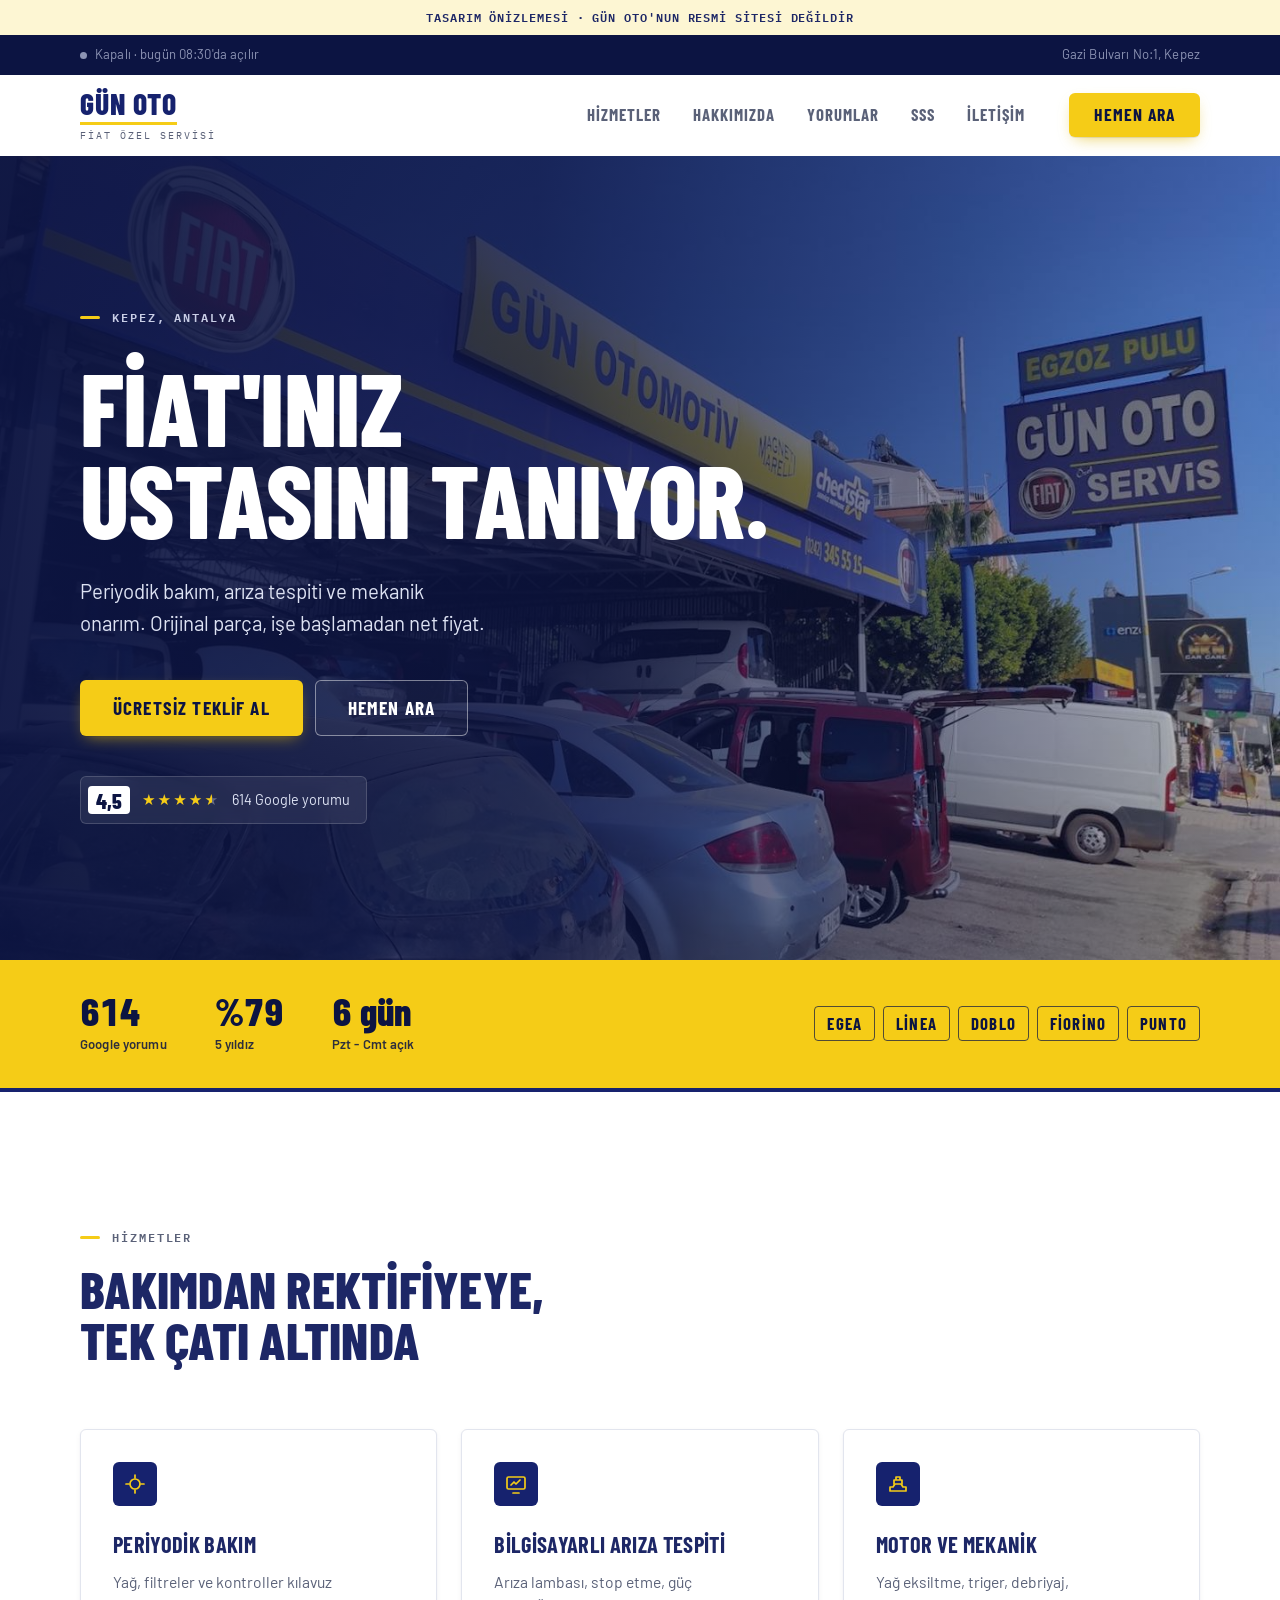
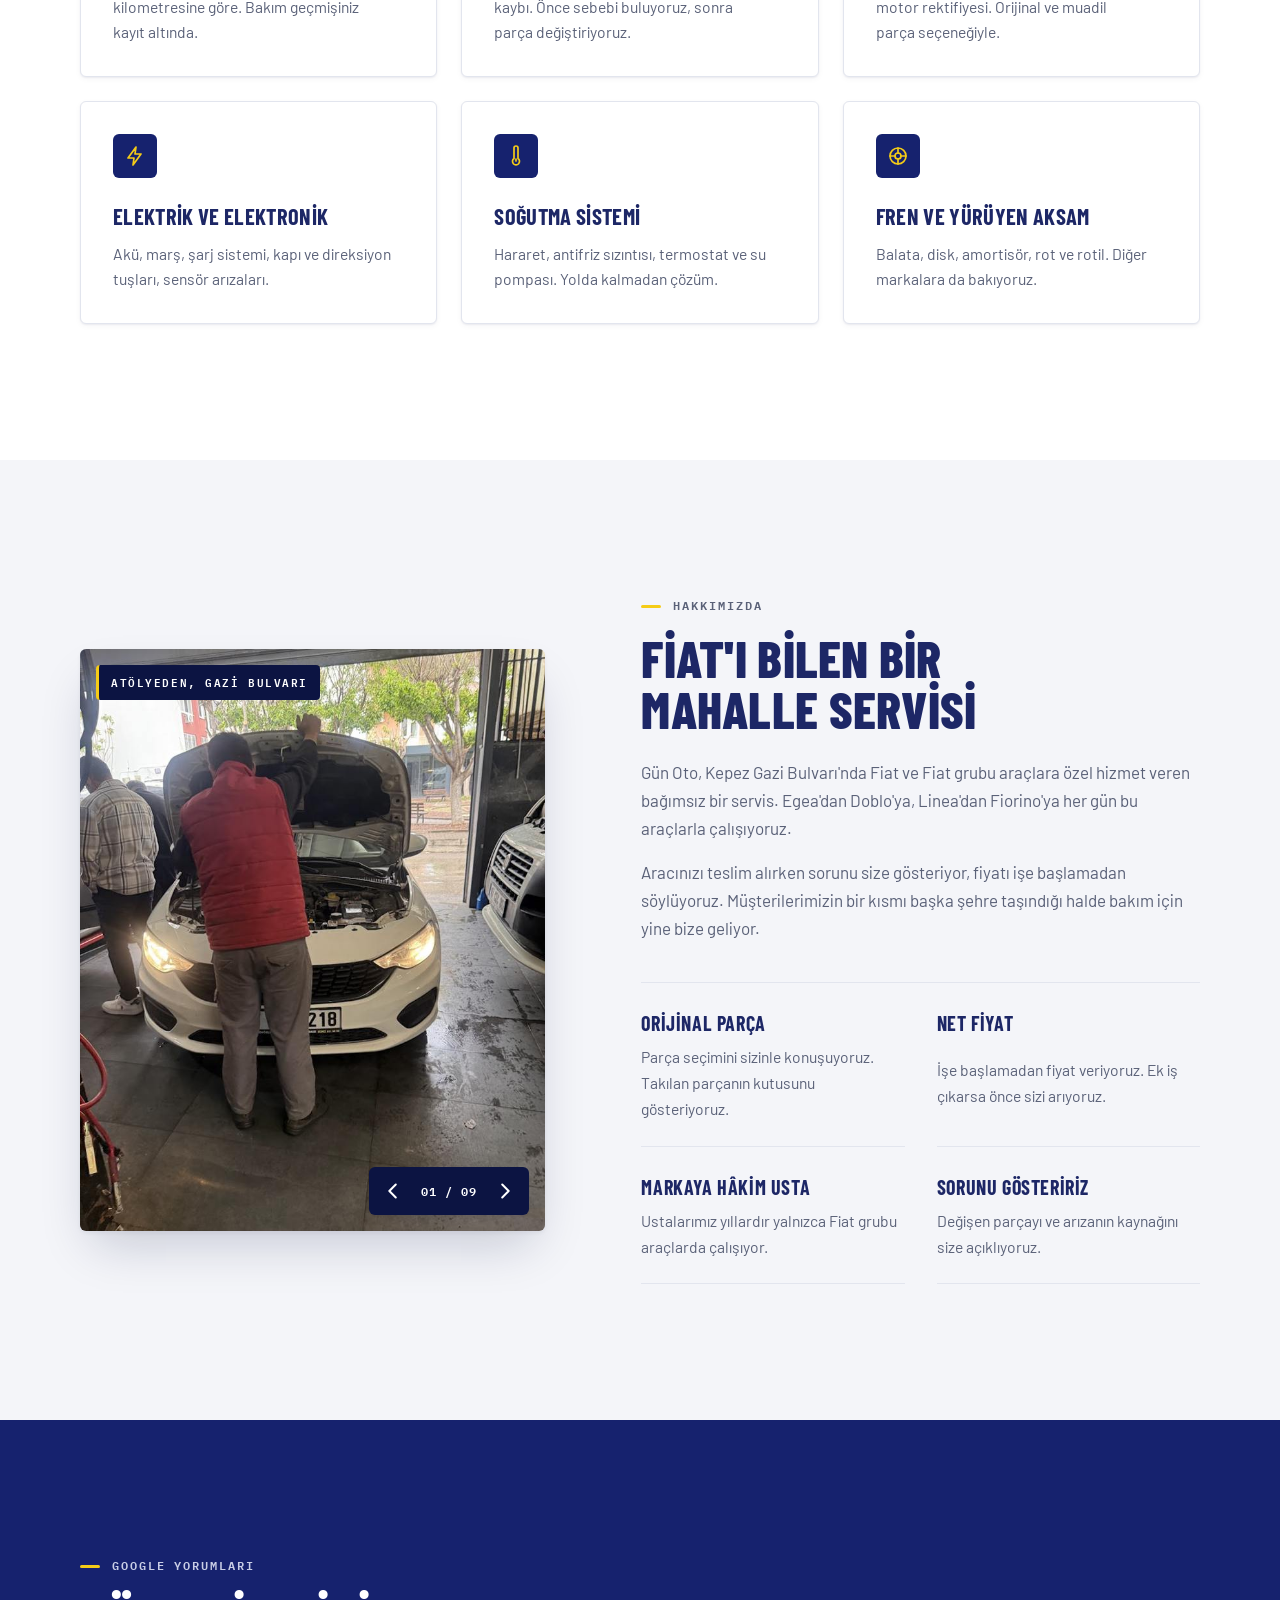
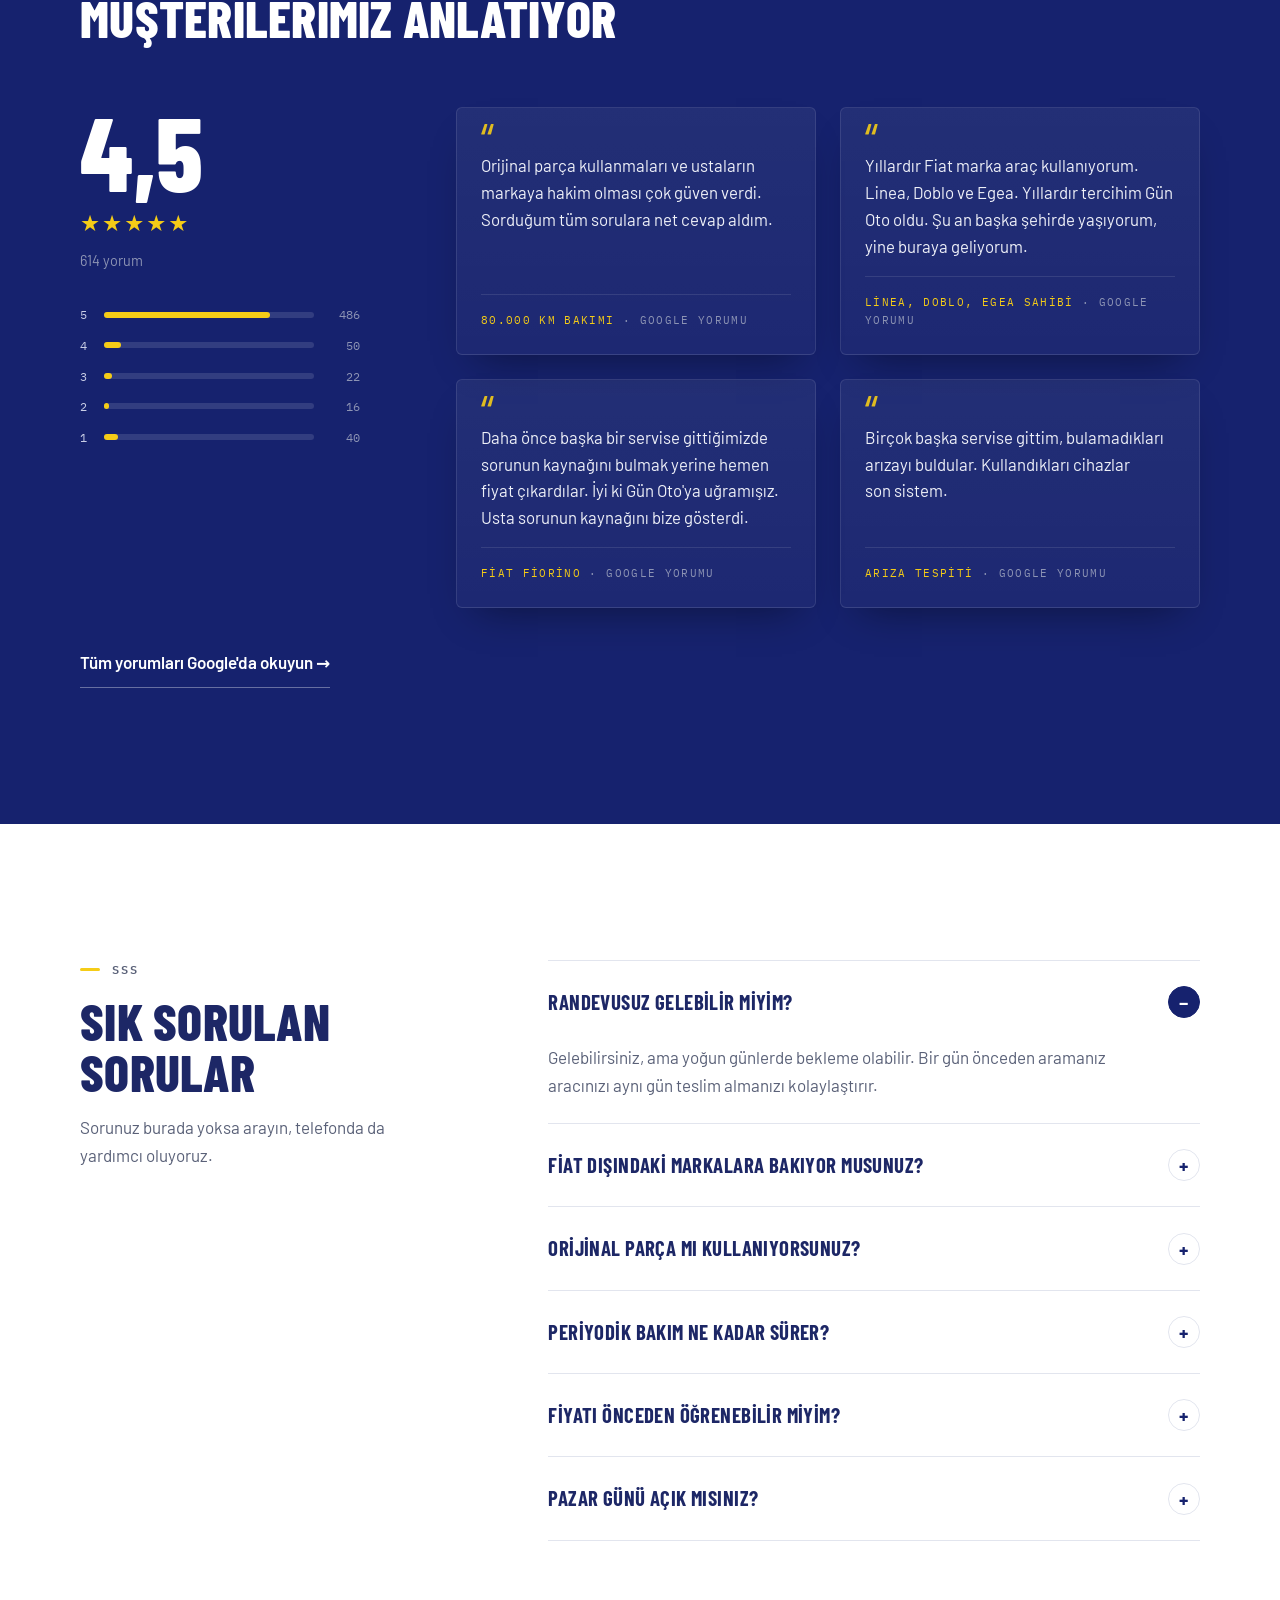
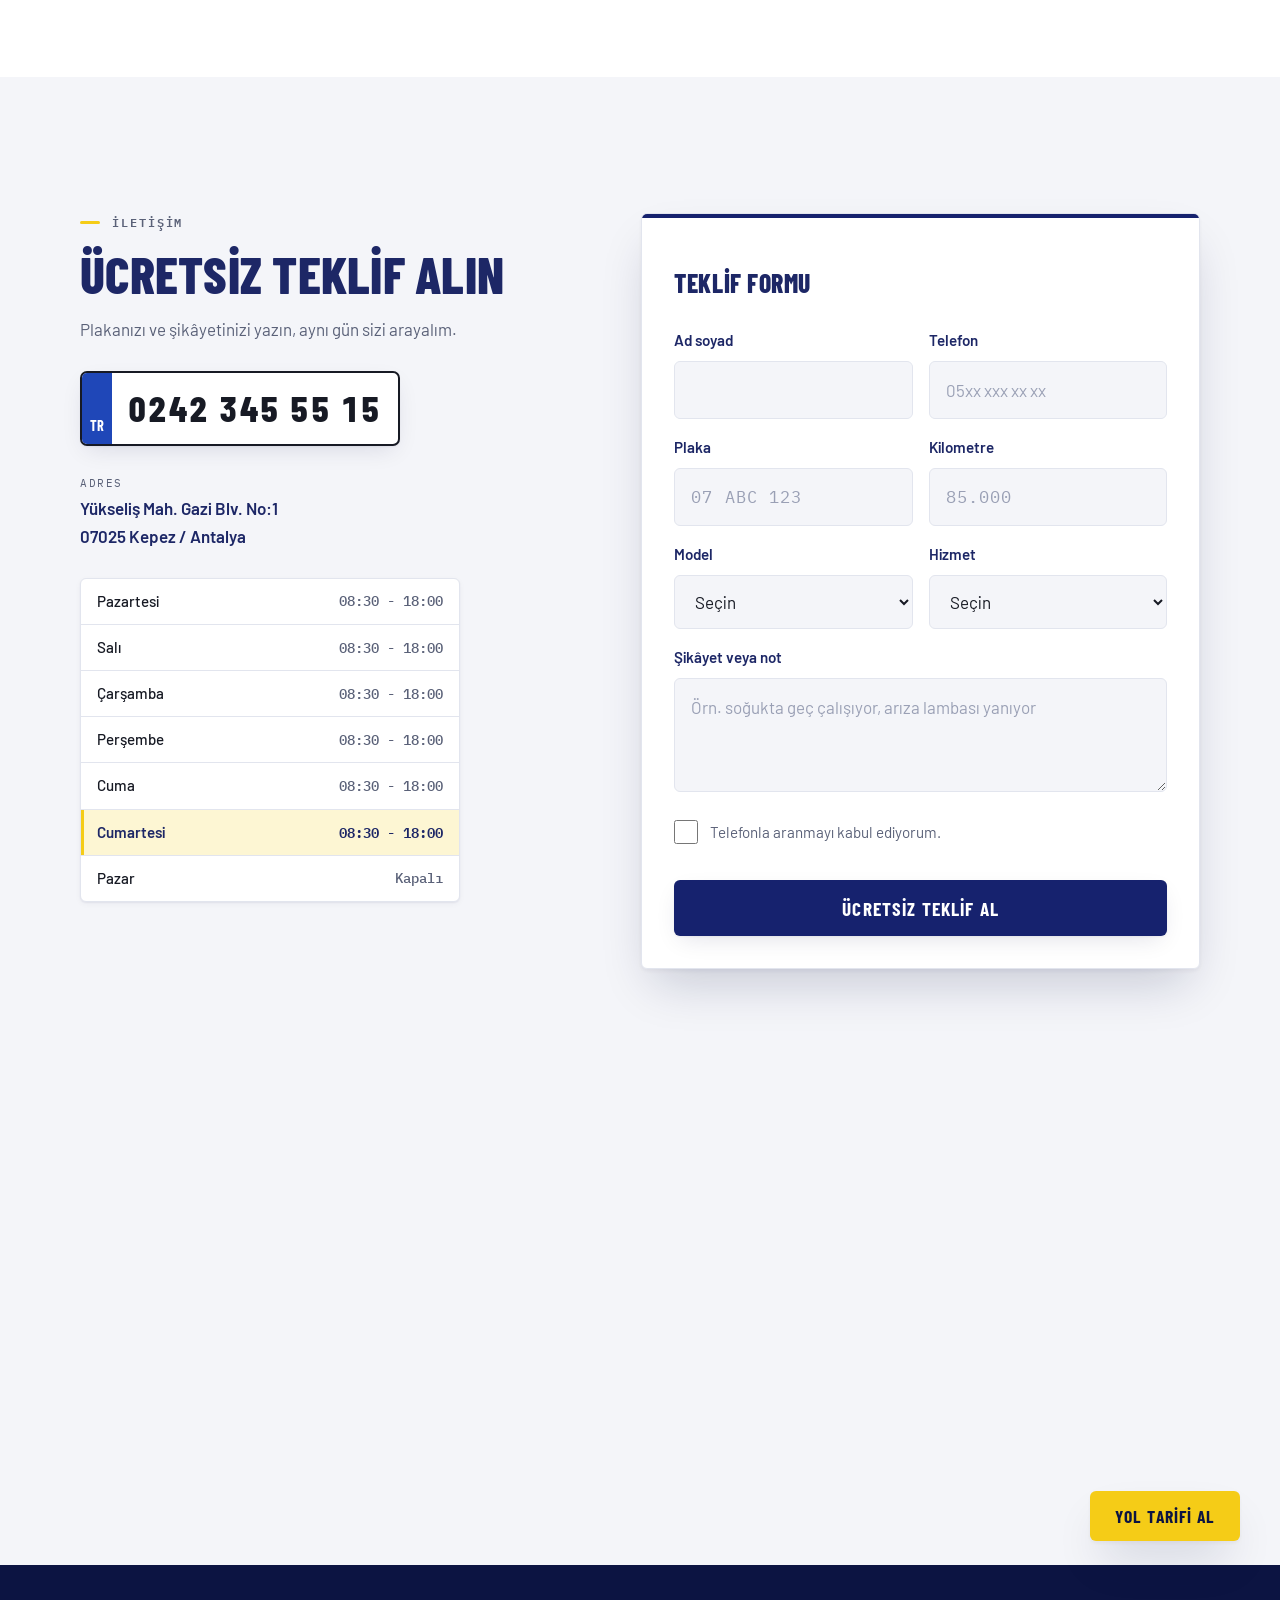
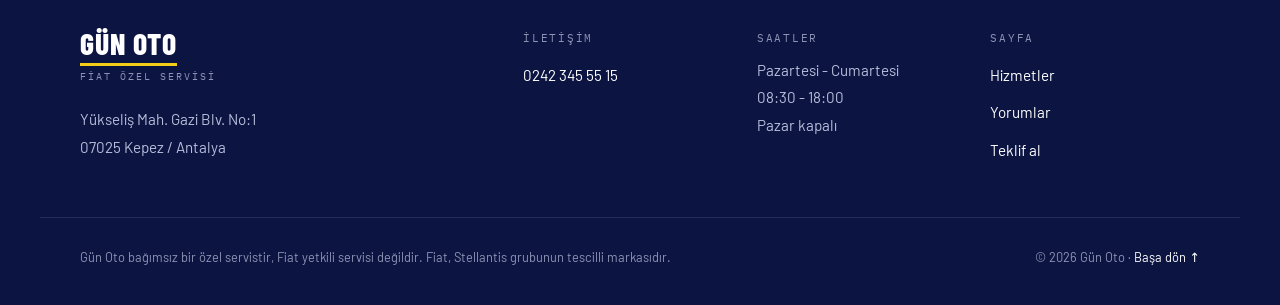
<file: index.html>
<!doctype html>
<html lang="tr" class="no-js">
<head>
  <script>document.documentElement.className = 'js';</script>
  <meta charset="utf-8">
  <meta name="viewport" content="width=device-width, initial-scale=1">
  <!-- DEĞİŞTİR: https://www.gunoto.com.tr alan adı örnektir. Gerçek alan adıyla bu dosyada, sitemap.xml ve robots.txt içinde değiştirin. -->
  <title>Fiat Özel Servisi Kepez, Antalya | Gün Oto</title>
  <meta name="description" content="Kepez Gazi Bulvarı'nda Fiat özel servisi. Periyodik bakım, arıza tespiti, motor ve elektrik onarımı. Orijinal parça, işe başlamadan net fiyat. 0242 345 55 15">
  <link rel="canonical" href="https://www.gunoto.com.tr/">
  <!-- ÖNİZLEME: işletme onaylayınca "index, follow, max-image-preview:large" yapın -->
  <meta name="robots" content="noindex, nofollow">
  <meta name="theme-color" content="#16226e">
  <meta name="format-detection" content="telephone=yes">
  <meta name="geo.region" content="TR-07">
  <meta name="geo.placename" content="Kepez, Antalya">
  <meta name="geo.position" content="36.9099526;30.693929">
  <link rel="icon" href="favicon.svg" type="image/svg+xml">

  <meta property="og:type" content="website">
  <meta property="og:locale" content="tr_TR">
  <meta property="og:site_name" content="Gün Oto">
  <meta property="og:url" content="https://www.gunoto.com.tr/">
  <meta property="og:title" content="Gün Oto | Fiat Özel Servisi, Kepez Antalya">
  <meta property="og:description" content="Periyodik bakım, arıza tespiti ve onarım. Orijinal parça, işe başlamadan net fiyat.">
  <meta property="og:image" content="https://www.gunoto.com.tr/img/og-gun-oto.jpg">
  <meta property="og:image:width" content="1200">
  <meta property="og:image:height" content="630">
  <meta property="og:image:alt" content="Gün Oto servis binası, Gazi Bulvarı, Kepez">
  <meta name="twitter:card" content="summary_large_image">
  <meta name="twitter:title" content="Gün Oto | Fiat Özel Servisi, Kepez Antalya">
  <meta name="twitter:description" content="Periyodik bakım, arıza tespiti ve onarım. Orijinal parça, işe başlamadan net fiyat.">
  <meta name="twitter:image" content="https://www.gunoto.com.tr/img/og-gun-oto.jpg">

  <link rel="preload" as="image" href="img/dukkan-800.jpg" imagesrcset="img/dukkan-800.jpg 800w, img/dukkan-1440.jpg 1440w" imagesizes="100vw">
  <link rel="preconnect" href="https://fonts.googleapis.com">
  <link rel="preconnect" href="https://fonts.gstatic.com" crossorigin>
  <link rel="stylesheet" href="https://fonts.googleapis.com/css2?family=Barlow+Condensed:wght@600;700;800&family=Barlow:wght@400;500;600;700&family=IBM+Plex+Mono:wght@500;600&display=swap">
  <link rel="stylesheet" href="styles.css">
  <script type="application/ld+json">
  {
    "@context": "https://schema.org",
    "@type": "AutoRepair",
    "@id": "https://www.gunoto.com.tr/#isletme",
    "name": "Gün Oto",
    "alternateName": "Gün Otomotiv",
    "description": "Kepez, Antalya'da Fiat ve Fiat grubu araçlara özel bağımsız servis. Periyodik bakım, arıza tespiti, motor, elektrik, soğutma, fren ve yürüyen aksam.",
    "url": "https://www.gunoto.com.tr/",
    "telephone": "+90-242-345-55-15",
    "image": ["https://www.gunoto.com.tr/img/og-gun-oto.jpg", "https://www.gunoto.com.tr/img/usta-640.jpg"],
    "address": {
      "@type": "PostalAddress",
      "streetAddress": "Yükseliş Mah. Gazi Blv. No:1",
      "addressLocality": "Kepez",
      "addressRegion": "Antalya",
      "postalCode": "07025",
      "addressCountry": "TR"
    },
    "geo": { "@type": "GeoCoordinates", "latitude": 36.9099526, "longitude": 30.693929 },
    "hasMap": "https://www.google.com/maps/search/?api=1&query=G%C3%9CN%20OTO%20EURO%20REPAR%20SERV%C4%B0S&query_place_id=ChIJ1Ub37-uPwxQRrt1GH7HJLSQ",
    "openingHoursSpecification": [{
      "@type": "OpeningHoursSpecification",
      "dayOfWeek": ["Monday", "Tuesday", "Wednesday", "Thursday", "Friday", "Saturday"],
      "opens": "08:30",
      "closes": "18:00"
    }],
    "areaServed": { "@type": "City", "name": "Antalya" },
    "knowsAbout": ["Fiat Egea", "Fiat Linea", "Fiat Doblo", "Fiat Fiorino", "Fiat Punto", "Periyodik bakım", "Arıza tespiti"],
    "hasOfferCatalog": {
      "@type": "OfferCatalog",
      "name": "Hizmetler",
      "itemListElement": [
        { "@type": "Offer", "itemOffered": { "@type": "Service", "name": "Periyodik bakım" } },
        { "@type": "Offer", "itemOffered": { "@type": "Service", "name": "Bilgisayarlı arıza tespiti" } },
        { "@type": "Offer", "itemOffered": { "@type": "Service", "name": "Motor ve mekanik onarım" } },
        { "@type": "Offer", "itemOffered": { "@type": "Service", "name": "Elektrik ve elektronik" } },
        { "@type": "Offer", "itemOffered": { "@type": "Service", "name": "Soğutma sistemi" } },
        { "@type": "Offer", "itemOffered": { "@type": "Service", "name": "Fren ve yürüyen aksam" } }
      ]
    }
  }
  </script>
</head>
<body>

<!-- ÖNİZLEME şeridi: işletme onaylayınca silin (ve script.js içinde PREVIEW = false yapın) -->
<div class="preview-bar" role="note">Tasarım önizlemesi · Gün Oto'nun resmi sitesi değildir</div>

<div class="topbar" id="top">
  <div class="wrap topbar__inner">
    <span class="status" id="openStatus"><i></i>Pzt - Cmt 08:30 - 18:00</span>
    <a href="tel:+902423455515" class="topbar__tel">0242 345 55 15</a>
    <a href="https://www.google.com/maps/search/?api=1&amp;query=G%C3%9CN%20OTO%20EURO%20REPAR%20SERV%C4%B0S&amp;query_place_id=ChIJ1Ub37-uPwxQRrt1GH7HJLSQ" target="_blank" rel="noopener" class="topbar__addr">Gazi Bulvarı No:1, Kepez</a>
  </div>
</div>

<header class="header">
  <div class="wrap header__inner">
    <a href="#top" class="brand" aria-label="Gün Oto ana sayfa">
      <span class="brand__name">GÜN OTO</span>
      <span class="brand__tag">Fiat özel servisi</span>
    </a>
    <nav class="nav" id="nav" aria-label="Ana menü">
      <a href="#hizmetler">Hizmetler</a>
      <a href="#hakkimizda">Hakkımızda</a>
      <a href="#yorumlar">Yorumlar</a>
      <a href="#sss">SSS</a>
      <a href="#iletisim">İletişim</a>
      <a href="tel:+902423455515" class="btn btn--yellow nav__call">Hemen ara</a>
    </nav>
    <button class="burger" id="burger" aria-label="Menüyü aç" aria-expanded="false" aria-controls="nav"><span></span><span></span><span></span></button>
  </div>
</header>

<main>

  <!-- AÇILIŞ -->
  <section class="hero">
    <!-- Görsel: işletmenin Google Haritalar fotoğrafı. Yayına almadan önce işletmeden izin alın veya kendi çekiminizle değiştirin. -->
    <img class="hero__img" src="img/dukkan-800.jpg" srcset="img/dukkan-800.jpg 800w, img/dukkan-1440.jpg 1440w" sizes="100vw" width="1440" height="1077" alt="Gün Oto servis binası, Gazi Bulvarı" fetchpriority="high" decoding="async">
    <div class="hero__shade"></div>
    <div class="wrap hero__body">
      <p class="kicker kicker--light">Kepez, Antalya</p>
      <h1>Fiat'ınız<br>ustasını tanıyor.</h1>
      <p class="hero__lead">Periyodik bakım, arıza tespiti ve mekanik onarım. Orijinal parça, işe başlamadan net fiyat.</p>
      <div class="hero__cta">
        <a href="#iletisim" class="btn btn--yellow btn--lg">Ücretsiz teklif al</a>
        <a href="tel:+902423455515" class="btn btn--outline btn--lg hero__call">Hemen ara</a>
      </div>
      <a class="rating" href="#yorumlar">
        <span class="rating__score">4,5</span>
        <span class="stars" aria-hidden="true">★★★★★</span>
        <span class="rating__count">614 Google yorumu</span>
      </a>
    </div>
  </section>

  <!-- TABELA ŞERİDİ -->
  <section class="sign" aria-label="Kısaca Gün Oto">
    <div class="wrap sign__grid">
      <div><b>614</b><span>Google yorumu</span></div>
      <div><b>%79</b><span>5 yıldız</span></div>
      <div><b>6 gün</b><span>Pzt - Cmt açık</span></div>
      <div class="sign__models"><span>Egea</span><span>Linea</span><span>Doblo</span><span>Fiorino</span><span>Punto</span></div>
    </div>
  </section>

  <!-- HİZMETLER -->
  <section class="section" id="hizmetler">
    <div class="wrap">
      <header class="head">
        <p class="kicker">Hizmetler</p>
        <h2>Bakımdan rektifiyeye, tek çatı altında</h2>
      </header>
      <div class="services">
        <article class="svc">
          <svg viewBox="0 0 24 24" aria-hidden="true"><path d="M12 3v3M12 18v3M3 12h3M18 12h3"/><circle cx="12" cy="12" r="5"/></svg>
          <h3>Periyodik bakım</h3>
          <p>Yağ, filtreler ve kontroller kılavuz kilometresine göre. Bakım geçmişiniz kayıt altında.</p>
        </article>
        <article class="svc">
          <svg viewBox="0 0 24 24" aria-hidden="true"><rect x="3" y="5" width="18" height="12" rx="1.5"/><path d="M7 13l3-3 2 2 4-4M9 21h6"/></svg>
          <h3>Bilgisayarlı arıza tespiti</h3>
          <p>Arıza lambası, stop etme, güç kaybı. Önce sebebi buluyoruz, sonra parça değiştiriyoruz.</p>
        </article>
        <article class="svc">
          <svg viewBox="0 0 24 24" aria-hidden="true"><path d="M4 15h3l2-3h6l2 3h3v4H4z"/><path d="M8 12V8h8v4M10 8V5h4v3"/></svg>
          <h3>Motor ve mekanik</h3>
          <p>Yağ eksiltme, triger, debriyaj, motor rektifiyesi. Orijinal ve muadil parça seçeneğiyle.</p>
        </article>
        <article class="svc">
          <svg viewBox="0 0 24 24" aria-hidden="true"><path d="M13 3 5 14h6l-1 7 8-11h-6z"/></svg>
          <h3>Elektrik ve elektronik</h3>
          <p>Akü, marş, şarj sistemi, kapı ve direksiyon tuşları, sensör arızaları.</p>
        </article>
        <article class="svc">
          <svg viewBox="0 0 24 24" aria-hidden="true"><path d="M10 4v10.5a3.5 3.5 0 1 0 4 0V4a2 2 0 0 0-4 0z"/><path d="M12 15v2"/></svg>
          <h3>Soğutma sistemi</h3>
          <p>Hararet, antifriz sızıntısı, termostat ve su pompası. Yolda kalmadan çözüm.</p>
        </article>
        <article class="svc">
          <svg viewBox="0 0 24 24" aria-hidden="true"><circle cx="12" cy="12" r="8"/><circle cx="12" cy="12" r="3"/><path d="M12 4v5M12 15v5M4 12h5M15 12h5"/></svg>
          <h3>Fren ve yürüyen aksam</h3>
          <p>Balata, disk, amortisör, rot ve rotil. Diğer markalara da bakıyoruz.</p>
        </article>
      </div>
    </div>
  </section>

  <!-- HAKKIMIZDA -->
  <section class="section section--paper" id="hakkimizda">
    <div class="wrap about">
      <figure class="about__photo gallery" id="galeri" aria-roledescription="carousel" aria-label="Servisten fotoğraflar">
        <!-- Görseller: işletmenin ve müşterilerin Google Haritalar fotoğrafları. Yayından önce izin alın veya değiştirin. -->
        <div class="gallery__track" id="galeriTrack" tabindex="0" aria-label="Fotoğraflar, oklarla değiştirin">
          <img src="img/galeri/g02.jpg" width="720" height="900" alt="Usta bir Fiat Egea'nın motorunu inceliyor" decoding="async">
          <img src="img/galeri/g05.jpg" width="720" height="900" alt="Gün Oto Servis direk tabelası" loading="lazy" decoding="async">
          <img src="img/galeri/g07.jpg" width="720" height="900" alt="Fiat logolu servis cephesi" loading="lazy" decoding="async">
          <img src="img/galeri/g08.jpg" width="720" height="900" alt="Servis girişinde bakımdaki araçlar" loading="lazy" decoding="async">
          <img src="img/galeri/g09.jpg" width="720" height="900" alt="Kaputu açık araçlarla servis önü" loading="lazy" decoding="async">
          <img src="img/galeri/g11.jpg" width="720" height="900" alt="Atölyede kaputu açık bir Fiat Punto" loading="lazy" decoding="async">
          <img src="img/galeri/g15.jpg" width="720" height="900" alt="Yedek parça rafları ve Fiat logolu iç mekân" loading="lazy" decoding="async">
          <img src="img/galeri/g16.jpg" width="720" height="900" alt="Yedek parça rafları ve bekleme alanı" loading="lazy" decoding="async">
          <img src="img/galeri/g21.jpg" width="720" height="900" alt="Onarılan cam düğmesi paneli" loading="lazy" decoding="async">
        </div>
        <figcaption>Atölyeden, Gazi Bulvarı</figcaption>
        <div class="gallery__ctrl">
          <button type="button" class="gallery__btn" id="galeriPrev" aria-label="Önceki fotoğraf">
            <svg viewBox="0 0 24 24" aria-hidden="true"><path d="M15 5l-7 7 7 7"/></svg>
          </button>
          <span class="gallery__count" id="galeriCount" aria-live="polite">01 / 09</span>
          <button type="button" class="gallery__btn" id="galeriNext" aria-label="Sonraki fotoğraf">
            <svg viewBox="0 0 24 24" aria-hidden="true"><path d="M9 5l7 7-7 7"/></svg>
          </button>
        </div>
        <span class="gallery__bar" id="galeriBar" aria-hidden="true"></span>
      </figure>
      <div class="about__text">
        <p class="kicker">Hakkımızda</p>
        <h2>Fiat'ı bilen bir mahalle servisi</h2>
        <!-- DEĞİŞTİR: kuruluş yılı ve ekip bilgisini işletmeyle teyit edin -->
        <p>Gün Oto, Kepez Gazi Bulvarı'nda Fiat ve Fiat grubu araçlara özel hizmet veren bağımsız bir servis. Egea'dan Doblo'ya, Linea'dan Fiorino'ya her gün bu araçlarla çalışıyoruz.</p>
        <p>Aracınızı teslim alırken sorunu size gösteriyor, fiyatı işe başlamadan söylüyoruz. Müşterilerimizin bir kısmı başka şehre taşındığı halde bakım için yine bize geliyor.</p>
        <ul class="why">
          <li><b>Orijinal parça</b><span>Parça seçimini sizinle konuşuyoruz. Takılan parçanın kutusunu gösteriyoruz.</span></li>
          <li><b>Net fiyat</b><span>İşe başlamadan fiyat veriyoruz. Ek iş çıkarsa önce sizi arıyoruz.</span></li>
          <li><b>Markaya hâkim usta</b><span>Ustalarımız yıllardır yalnızca Fiat grubu araçlarda çalışıyor.</span></li>
          <li><b>Sorunu gösteririz</b><span>Değişen parçayı ve arızanın kaynağını size açıklıyoruz.</span></li>
        </ul>
      </div>
    </div>
  </section>

  <!-- YORUMLAR -->
  <section class="section section--navy" id="yorumlar">
    <div class="wrap">
      <header class="head">
        <p class="kicker kicker--light">Google yorumları</p>
        <h2>Müşterilerimiz anlatıyor</h2>
      </header>
      <div class="reviews">
        <div class="score">
          <div class="score__big">4,5</div>
          <div class="stars stars--lg" aria-label="5 üzerinden 4,5">★★★★★</div>
          <p>614 yorum</p>
          <ul class="dist" aria-label="Yıldız dağılımı">
            <li><span>5</span><i style="--w:79.2%"></i><em>486</em></li>
            <li><span>4</span><i style="--w:8.1%"></i><em>50</em></li>
            <li><span>3</span><i style="--w:3.6%"></i><em>22</em></li>
            <li><span>2</span><i style="--w:2.6%"></i><em>16</em></li>
            <li><span>1</span><i style="--w:6.5%"></i><em>40</em></li>
          </ul>
        </div>
        <div class="quotes">
          <blockquote>
            <p>Orijinal parça kullanmaları ve ustaların markaya hakim olması çok güven verdi. Sorduğum tüm sorulara net cevap aldım.</p>
            <footer>80.000 km bakımı <span>· Google yorumu</span></footer>
          </blockquote>
          <blockquote>
            <p>Yıllardır Fiat marka araç kullanıyorum. Linea, Doblo ve Egea. Yıllardır tercihim Gün Oto oldu. Şu an başka şehirde yaşıyorum, yine buraya geliyorum.</p>
            <footer>Linea, Doblo, Egea sahibi <span>· Google yorumu</span></footer>
          </blockquote>
          <blockquote>
            <p>Daha önce başka bir servise gittiğimizde sorunun kaynağını bulmak yerine hemen fiyat çıkardılar. İyi ki Gün Oto'ya uğramışız. Usta sorunun kaynağını bize gösterdi.</p>
            <footer>Fiat Fiorino <span>· Google yorumu</span></footer>
          </blockquote>
          <blockquote>
            <p>Birçok başka servise gittim, bulamadıkları arızayı buldular. Kullandıkları cihazlar son sistem.</p>
            <footer>Arıza tespiti <span>· Google yorumu</span></footer>
          </blockquote>
        </div>
      </div>
      <a class="link-light" href="https://www.google.com/maps/search/?api=1&amp;query=G%C3%9CN%20OTO%20EURO%20REPAR%20SERV%C4%B0S&amp;query_place_id=ChIJ1Ub37-uPwxQRrt1GH7HJLSQ" target="_blank" rel="noopener">Tüm yorumları Google'da okuyun →</a>
    </div>
  </section>

  <!-- SSS -->
  <section class="section" id="sss">
    <div class="wrap faq-wrap">
      <header class="head">
        <p class="kicker">SSS</p>
        <h2>Sık sorulan sorular</h2>
        <p class="head__note">Sorunuz burada yoksa arayın, telefonda da yardımcı oluyoruz.</p>
      </header>
      <div class="faq">
        <details open>
          <summary>Randevusuz gelebilir miyim?</summary>
          <p>Gelebilirsiniz, ama yoğun günlerde bekleme olabilir. Bir gün önceden aramanız aracınızı aynı gün teslim almanızı kolaylaştırır.</p>
        </details>
        <details>
          <summary>Fiat dışındaki markalara bakıyor musunuz?</summary>
          <p>Uzmanlığımız Fiat grubu araçlar. Diğer markalarda bakım ve mekanik işler için arayıp aracınızı sorun.</p>
        </details>
        <details>
          <summary>Orijinal parça mı kullanıyorsunuz?</summary>
          <p>Evet. Bütçeye göre kaliteli muadil parça seçeneği de sunuyoruz. Hangisinin takılacağına siz karar veriyorsunuz.</p>
        </details>
        <details>
          <summary>Periyodik bakım ne kadar sürer?</summary>
          <p>Standart bakım genellikle birkaç saat sürer. Sabah bırakılan araç çoğunlukla aynı gün teslim edilir.</p>
        </details>
        <details>
          <summary>Fiyatı önceden öğrenebilir miyim?</summary>
          <p>Evet. Plaka, model ve kilometreyi formdan gönderin ya da arayın, bakım fiyatını önceden söyleyelim.</p>
        </details>
        <details>
          <summary>Pazar günü açık mısınız?</summary>
          <p>Hayır. Pazartesiden cumartesiye 08:30 ile 18:00 arası açığız.</p>
        </details>
      </div>
    </div>
  </section>

  <!-- İLETİŞİM -->
  <section class="section section--paper" id="iletisim">
    <div class="wrap contact">
      <div class="contact__info">
        <p class="kicker">İletişim</p>
        <h2>Ücretsiz teklif alın</h2>
        <p>Plakanızı ve şikâyetinizi yazın, aynı gün sizi arayalım.</p>

        <a class="plate" href="tel:+902423455515" aria-label="Telefon: 0242 345 55 15">
          <span class="plate__tr">TR</span>
          <span class="plate__num">0242 345 55 15</span>
        </a>

        <dl class="info">
          <div><dt>Adres</dt><dd><a href="https://www.google.com/maps/search/?api=1&amp;query=G%C3%9CN%20OTO%20EURO%20REPAR%20SERV%C4%B0S&amp;query_place_id=ChIJ1Ub37-uPwxQRrt1GH7HJLSQ" target="_blank" rel="noopener">Yükseliş Mah. Gazi Blv. No:1<br>07025 Kepez / Antalya</a></dd></div>
          <!-- EKLE: işletmenin gerçek e-postası belli olunca
          <div><dt>E-posta</dt><dd><a href="mailto:ORNEK@ALANADI">ORNEK@ALANADI</a></dd></div> -->
        </dl>

        <table class="hours" aria-label="Çalışma saatleri">
          <tbody>
            <tr data-day="1"><th>Pazartesi</th><td>08:30 - 18:00</td></tr>
            <tr data-day="2"><th>Salı</th><td>08:30 - 18:00</td></tr>
            <tr data-day="3"><th>Çarşamba</th><td>08:30 - 18:00</td></tr>
            <tr data-day="4"><th>Perşembe</th><td>08:30 - 18:00</td></tr>
            <tr data-day="5"><th>Cuma</th><td>08:30 - 18:00</td></tr>
            <tr data-day="6"><th>Cumartesi</th><td>08:30 - 18:00</td></tr>
            <tr data-day="0"><th>Pazar</th><td>Kapalı</td></tr>
          </tbody>
        </table>
      </div>

      <form class="form" name="teklif" method="POST" action="/tesekkurler.html" data-netlify="true" netlify-honeypot="bot-field" id="teklifForm">
        <input type="hidden" name="form-name" value="teklif">
        <p class="hp"><label>Bunu boş bırakın <input name="bot-field" id="bot-field"></label></p>
        <div class="form__title">Teklif formu</div>

        <div class="row">
          <label for="f-ad">Ad soyad<input id="f-ad" type="text" name="ad" required autocomplete="name"></label>
          <label for="f-tel">Telefon<input id="f-tel" type="tel" name="telefon" required autocomplete="tel" placeholder="05xx xxx xx xx"></label>
        </div>
        <div class="row">
          <label for="f-plaka">Plaka<input id="f-plaka" class="mono" type="text" name="plaka" placeholder="07 ABC 123" autocapitalize="characters"></label>
          <label for="f-km">Kilometre<input id="f-km" class="mono" type="text" name="km" inputmode="numeric" placeholder="85.000"></label>
        </div>
        <div class="row">
          <label for="f-model">Model
            <select id="f-model" name="model" required>
              <option value="">Seçin</option>
              <option>Egea</option><option>Linea</option><option>Doblo</option>
              <option>Fiorino</option><option>Punto</option><option>Diğer Fiat</option><option>Diğer marka</option>
            </select>
          </label>
          <label for="f-hizmet">Hizmet
            <select id="f-hizmet" name="hizmet" required>
              <option value="">Seçin</option>
              <option>Periyodik bakım</option><option>Arıza tespiti</option><option>Motor ve mekanik</option>
              <option>Elektrik ve elektronik</option><option>Soğutma sistemi</option><option>Fren ve yürüyen aksam</option>
            </select>
          </label>
        </div>
        <label for="f-mesaj">Şikâyet veya not<textarea id="f-mesaj" name="mesaj" rows="3" placeholder="Örn. soğukta geç çalışıyor, arıza lambası yanıyor"></textarea></label>
        <label class="check" for="f-onay"><input id="f-onay" type="checkbox" name="onay" required> Telefonla aranmayı kabul ediyorum.</label>
        <button type="submit" class="btn btn--navy btn--lg btn--block">Ücretsiz teklif al</button>
        <p class="form__note" id="formNote" role="status"></p>
      </form>
    </div>
  </section>

  <!-- HARİTA -->
  <section class="map" aria-label="Konum">
    <iframe title="Gün Oto konumu" src="https://maps.google.com/maps?q=36.9099526,30.693929&amp;z=16&amp;output=embed" loading="lazy" referrerpolicy="no-referrer-when-downgrade"></iframe>
    <a class="btn btn--yellow map__btn" href="https://www.google.com/maps/dir/?api=1&amp;destination=36.9099526,30.693929&amp;destination_place_id=ChIJ1Ub37-uPwxQRrt1GH7HJLSQ" target="_blank" rel="noopener">Yol tarifi al</a>
  </section>
</main>

<footer class="footer">
  <div class="wrap footer__grid">
    <div>
      <div class="brand brand--footer"><span class="brand__name">GÜN OTO</span><span class="brand__tag">Fiat özel servisi</span></div>
      <p>Yükseliş Mah. Gazi Blv. No:1<br>07025 Kepez / Antalya</p>
    </div>
    <div>
      <p class="footer__h">İletişim</p>
      <p><a href="tel:+902423455515">0242 345 55 15</a></p>
    </div>
    <div>
      <p class="footer__h">Saatler</p>
      <p>Pazartesi - Cumartesi<br>08:30 - 18:00<br>Pazar kapalı</p>
    </div>
    <div>
      <p class="footer__h">Sayfa</p>
      <p><a href="#hizmetler">Hizmetler</a><br><a href="#yorumlar">Yorumlar</a><br><a href="#iletisim">Teklif al</a></p>
    </div>
  </div>
  <div class="wrap footer__legal">
    <p>Gün Oto bağımsız bir özel servistir, Fiat yetkili servisi değildir. Fiat, Stellantis grubunun tescilli markasıdır.</p>
    <p>© <span id="year">2026</span> Gün Oto · <a href="#top">Başa dön ↑</a></p>
  </div>
</footer>

<div class="dock" id="dock">
  <a href="tel:+902423455515" class="btn btn--outline-dark">Hemen ara</a>
  <a href="#iletisim" class="btn btn--yellow">Ücretsiz teklif al</a>
</div>

<script src="script.js"></script>
</body>
</html>
</file>
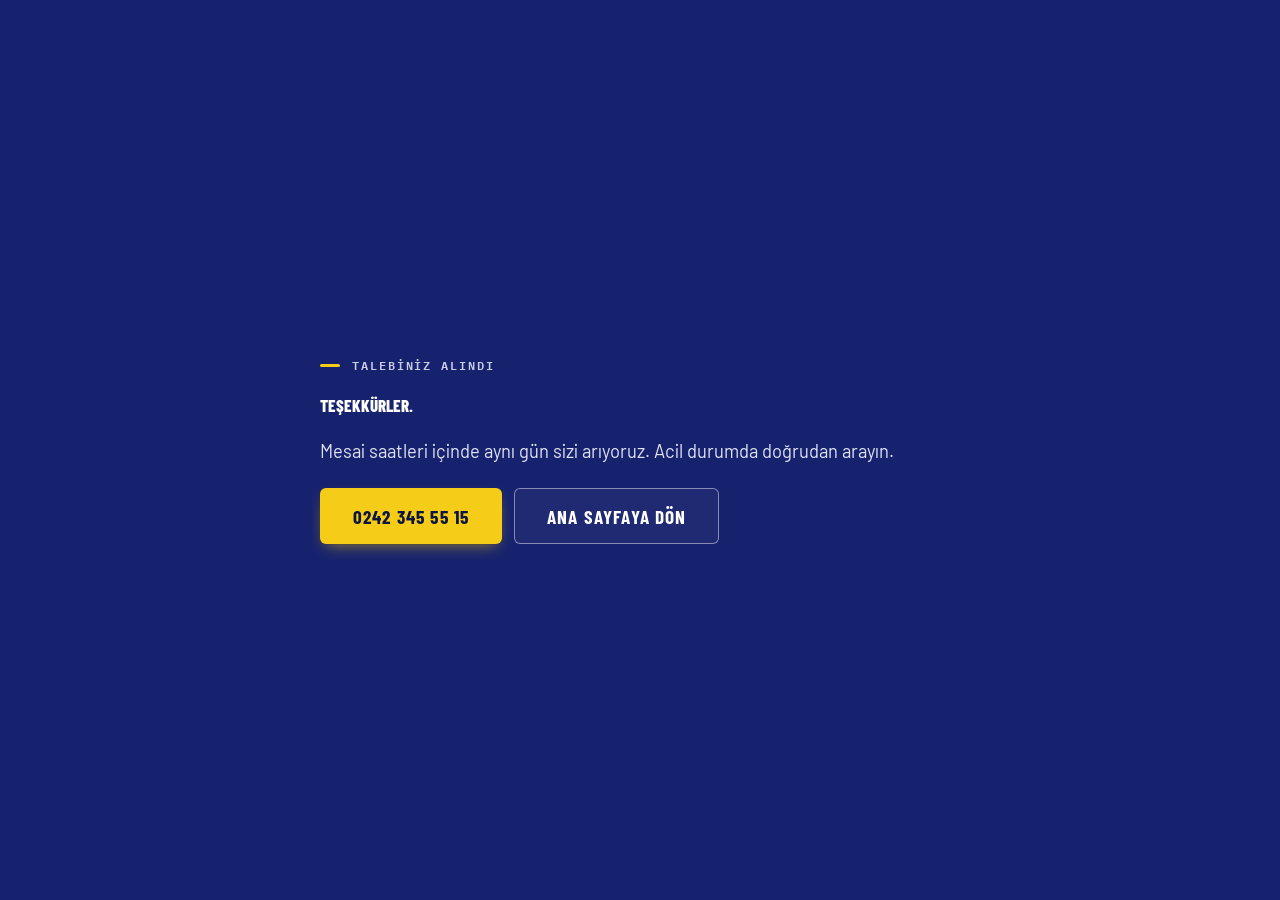
<file: tesekkurler.html>
<!doctype html>
<html lang="tr">
<head>
  <meta charset="utf-8">
  <meta name="viewport" content="width=device-width, initial-scale=1">
  <title>Teşekkürler | Gün Oto</title>
  <meta name="robots" content="noindex, nofollow">
  <link rel="icon" href="favicon.svg" type="image/svg+xml">
  <link rel="stylesheet" href="https://fonts.googleapis.com/css2?family=Barlow+Condensed:wght@700;800&family=Barlow:wght@400;600&family=IBM+Plex+Mono:wght@600&display=swap">
  <link rel="stylesheet" href="styles.css">
</head>
<body style="padding-bottom:0">
  <main class="section section--navy" style="min-height:100vh;display:grid;align-items:center">
    <div class="wrap" style="display:grid;gap:22px;justify-items:start;max-width:720px">
      <p class="kicker kicker--light">Talebiniz alındı</p>
      <h1 style="font-size:var(--step-4);text-transform:uppercase">Teşekkürler.</h1>
      <p style="font-size:1.15rem;color:#dfe3f4">Mesai saatleri içinde aynı gün sizi arıyoruz. Acil durumda doğrudan arayın.</p>
      <div style="display:flex;flex-wrap:wrap;gap:12px">
        <a href="tel:+902423455515" class="btn btn--yellow btn--lg">0242 345 55 15</a>
        <a href="index.html" class="btn btn--outline btn--lg">Ana sayfaya dön</a>
      </div>
    </div>
  </main>
</body>
</html>
</file>
<file: styles.css>
/* Konsept: dükkân tabelası. Lacivert zemin, sinyal sarısı şerit, dar ve kalın tabela harfleri.
   Sarı yalnızca ana eylemde ve tabela şeridinde; geri kalan sakin ve lacivert ağırlıklı. */
:root {
  --navy: #16226e;          /* tabela laciverti */
  --navy-deep: #0c1442;
  --navy-ink: #1d2766;      /* başlık metni */
  --signal: #f5cc17;        /* tabela sarısı */
  --signal-dark: #e0b80a;
  --signal-tint: #fdf6d3;
  --asphalt: #171a24;       /* metin */
  --steel: #5a6178;         /* ikincil metin, laciverde kayık gri */
  --mist: #8d94b4;          /* koyu zeminde ikincil metin */
  --paper: #f4f5f9;         /* açık zemin, soğuk */
  --line: #e2e5ee;
  --white: #ffffff;
  --plate-blue: #1f47b8;

  --f-display: "Barlow Condensed", "Arial Narrow", "Roboto Condensed", sans-serif;
  --f-body: "Barlow", "Segoe UI", system-ui, sans-serif;
  --f-mono: "IBM Plex Mono", ui-monospace, Consolas, monospace;

  /* Tip ölçeği */
  --t-xs: .75rem;
  --t-sm: .9rem;
  --t-base: 1.0625rem;
  --t-lead: clamp(1.125rem, 1.6vw, 1.3rem);
  --t-h3: 1.4rem;
  --t-h2: clamp(2.1rem, 4.4vw, 3.25rem);
  --t-h1: clamp(3.1rem, 8.6vw, 6.4rem);

  /* Boşluk ölçeği */
  --s-1: 8px;
  --s-2: 12px;
  --s-3: 16px;
  --s-4: 24px;
  --s-5: 32px;
  --s-6: 48px;
  --s-7: 64px;
  --section: 88px;

  /* Gölgeler: lacivert tonlu, katmanlı */
  --sh-1: 0 1px 2px rgba(12, 20, 66, .06), 0 2px 6px rgba(12, 20, 66, .04);
  --sh-2: 0 1px 2px rgba(12, 20, 66, .05), 0 8px 24px -6px rgba(12, 20, 66, .12);
  --sh-3: 0 2px 4px rgba(12, 20, 66, .05), 0 24px 48px -12px rgba(12, 20, 66, .2);

  --r: 6px;
  --gutter: 20px;
  --header-h: 72px;
}

*, *::before, *::after { box-sizing: border-box; }
html { scroll-behavior: smooth; -webkit-text-size-adjust: 100%; }
body {
  margin: 0;
  font-family: var(--f-body);
  font-size: var(--t-base);
  line-height: 1.65;
  color: var(--asphalt);
  background: var(--white);
  -webkit-font-smoothing: antialiased;
  text-rendering: optimizeLegibility;
  padding-bottom: 80px; /* mobil alt çubuk */
}
img { max-width: 100%; display: block; }
a { color: inherit; }
h1, h2, h3 { font-family: var(--f-display); font-weight: 800; line-height: .98; margin: 0; text-wrap: balance; }
h2 { font-size: var(--t-h2); text-transform: uppercase; letter-spacing: .005em; color: var(--navy-ink); }
h3 { font-size: var(--t-h3); font-weight: 700; text-transform: uppercase; letter-spacing: .015em; color: var(--navy-ink); line-height: 1.1; }
p { margin: 0; text-wrap: pretty; }
section[id] { scroll-margin-top: calc(var(--header-h) + var(--s-3)); }

.wrap {
  width: 100%; max-width: 1200px; margin: 0 auto;
  padding-left: max(var(--gutter), env(safe-area-inset-left, 0px));
  padding-right: max(var(--gutter), env(safe-area-inset-right, 0px));
}

.kicker {
  font-family: var(--f-mono); font-size: var(--t-xs); font-weight: 600;
  letter-spacing: .16em; text-transform: uppercase; color: var(--steel);
  display: inline-flex; align-items: center; gap: var(--s-2);
}
.kicker::before { content: ""; width: 20px; height: 3px; background: var(--signal); border-radius: 2px; }
.kicker--light { color: #c9cee6; }

/* Düğmeler */
.btn {
  display: inline-flex; align-items: center; justify-content: center; gap: var(--s-1);
  min-height: 50px; padding: 0 var(--s-4);
  font-family: var(--f-display); font-size: 1.1rem; font-weight: 700;
  letter-spacing: .06em; text-transform: uppercase; text-decoration: none;
  border: 1.5px solid transparent; border-radius: var(--r); cursor: pointer;
  transition: background-color .2s, color .2s, border-color .2s, box-shadow .2s, transform .2s;
}
.btn:hover { transform: translateY(-1px); }
.btn:active { transform: translateY(0); }
.btn--lg { min-height: 56px; padding: 0 var(--s-5); font-size: 1.2rem; }
.btn--block { width: 100%; }
.btn--yellow { background: var(--signal); color: var(--navy-deep); box-shadow: 0 1px 0 rgba(0, 0, 0, .08), 0 6px 16px -6px rgba(224, 184, 10, .7); }
.btn--yellow:hover { background: var(--signal-dark); }
.btn--navy { background: var(--navy); color: var(--white); box-shadow: var(--sh-2); }
.btn--navy:hover { background: var(--navy-deep); }
.btn--outline { border-color: rgba(255, 255, 255, .45); color: var(--white); background: rgba(255, 255, 255, .04); }
.btn--outline:hover { background: var(--white); border-color: var(--white); color: var(--navy-deep); }
.btn--outline-dark { border-color: var(--line); color: var(--navy); background: var(--white); box-shadow: var(--sh-1); }
.btn--outline-dark:hover { border-color: var(--navy); }
:focus-visible { outline: 3px solid var(--signal); outline-offset: 3px; }

/* Önizleme şeridi (işletme onaylayınca HTML'den silinir) */
.preview-bar {
  background: var(--signal-tint); color: var(--navy-ink); text-align: center;
  font-family: var(--f-mono); font-size: .72rem; font-weight: 600; letter-spacing: .08em; text-transform: uppercase;
  padding: 8px max(var(--gutter), env(safe-area-inset-right, 0px)) 8px max(var(--gutter), env(safe-area-inset-left, 0px));
}

/* Üst şerit */
.topbar { background: var(--navy-deep); color: var(--mist); font-size: .82rem; letter-spacing: .01em; }
.topbar__inner { display: flex; justify-content: space-between; align-items: center; gap: var(--s-3); min-height: 48px; }
.topbar__tel {
  display: inline-flex; align-items: center; min-height: 48px; margin-right: -8px; padding-inline: 8px;
  color: var(--white); font-family: var(--f-mono); font-size: .85rem; font-weight: 600; letter-spacing: .04em; text-decoration: none;
}
.topbar__addr { text-decoration: none; display: none; transition: color .2s; }
.topbar__addr:hover { color: var(--white); }
.status { display: inline-flex; align-items: center; gap: var(--s-1); min-width: 0; white-space: nowrap; overflow: hidden; text-overflow: ellipsis; }
.status i { width: 7px; height: 7px; border-radius: 50%; background: var(--mist); }
.status.is-open i { background: #3ddc84; box-shadow: 0 0 0 3px rgba(61, 220, 132, .18); }
.status.is-open { color: var(--white); }

/* Başlık */
.header {
  position: sticky; top: env(safe-area-inset-top, 0px); z-index: 50;
  background: rgba(255, 255, 255, .94);
  -webkit-backdrop-filter: saturate(1.4) blur(10px); backdrop-filter: saturate(1.4) blur(10px);
  border-bottom: 1px solid transparent;
  transition: box-shadow .25s, border-color .25s;
}
.header.is-scrolled { border-bottom-color: var(--line); box-shadow: 0 8px 24px -12px rgba(12, 20, 66, .18); }
.header__inner { position: relative; display: flex; align-items: center; justify-content: space-between; height: var(--header-h); }
.brand { display: flex; flex-direction: column; text-decoration: none; line-height: 1; }
.brand__name {
  font-family: var(--f-display); font-weight: 800; font-size: 1.85rem; letter-spacing: .03em;
  color: var(--navy); padding-bottom: 4px; border-bottom: 3px solid var(--signal); align-self: flex-start;
}
.brand__tag { font-family: var(--f-mono); font-size: .62rem; letter-spacing: .2em; text-transform: uppercase; color: var(--steel); margin-top: 6px; }

/* Mobil menü: başlığın hemen altına bağlı açılır */
.nav {
  position: absolute; left: 0; right: 0; top: 100%;
  display: none; flex-direction: column;
  background: var(--white); border-top: 1px solid var(--line);
  padding: var(--s-1) max(var(--gutter), env(safe-area-inset-right, 0px)) var(--s-4) max(var(--gutter), env(safe-area-inset-left, 0px));
  box-shadow: var(--sh-3);
}
.nav.is-open { display: flex; }
.nav a:not(.btn) {
  padding: var(--s-3) 0; border-bottom: 1px solid var(--line); text-decoration: none; color: var(--navy-ink);
  font-family: var(--f-display); font-weight: 700; font-size: 1.3rem; text-transform: uppercase; letter-spacing: .04em;
}
.nav .nav__call { margin-top: var(--s-4); }

.burger { width: 48px; height: 48px; border: 0; background: none; padding: 13px; margin-right: -13px; display: flex; flex-direction: column; justify-content: center; gap: 6px; cursor: pointer; border-radius: var(--r); }
.burger span { height: 2px; background: var(--navy); border-radius: 2px; transition: transform .2s, opacity .2s; }
.burger[aria-expanded="true"] span:nth-child(1) { transform: translateY(8px) rotate(45deg); }
.burger[aria-expanded="true"] span:nth-child(2) { opacity: 0; }
.burger[aria-expanded="true"] span:nth-child(3) { transform: translateY(-8px) rotate(-45deg); }

/* Açılış */
.hero { position: relative; color: var(--white); background: var(--navy-deep); overflow: hidden; }
.hero__img { position: absolute; inset: 0; width: 100%; height: 100%; object-fit: cover; object-position: 60% 40%; }
.hero__shade {
  position: absolute; inset: 0;
  background:
    linear-gradient(180deg, rgba(12, 20, 66, .3) 0%, rgba(12, 20, 66, .9) 62%),
    linear-gradient(90deg, rgba(12, 20, 66, .35), rgba(12, 20, 66, 0));
}
.hero__body { position: relative; padding-top: 44px; padding-bottom: var(--s-6); display: grid; gap: var(--s-4); justify-items: start; }
.hero__call { display: none; } /* telefonda tek ana çağrı; arama düğmesi alt çubukta */
.hero h1 { font-size: var(--t-h1); text-transform: uppercase; line-height: .9; letter-spacing: -.005em; color: var(--white); }
.hero__lead { font-size: var(--t-lead); line-height: 1.55; max-width: 34ch; color: #dde2f3; }
.hero__cta { display: flex; flex-wrap: wrap; gap: var(--s-2); width: 100%; margin-top: var(--s-1); }
.hero__cta .btn { flex: 1 1 220px; }
.rating {
  display: inline-flex; align-items: center; gap: var(--s-2); text-decoration: none; min-height: 48px;
  padding: 7px var(--s-3) 7px 7px; margin-top: var(--s-1);
  background: rgba(255, 255, 255, .08); border: 1px solid rgba(255, 255, 255, .16); border-radius: var(--r);
  -webkit-backdrop-filter: blur(6px); backdrop-filter: blur(6px);
  transition: background-color .2s;
}
.rating:hover { background: rgba(255, 255, 255, .14); }
.rating__score { font-family: var(--f-display); font-weight: 800; font-size: 1.35rem; line-height: 1.3; background: var(--white); color: var(--navy-deep); padding: 0 var(--s-1); border-radius: 4px; }
.rating__count { font-size: var(--t-sm); color: #dde2f3; }
.stars {
  letter-spacing: 2px; font-size: .95rem;
  background: linear-gradient(90deg, var(--signal) 90%, rgba(255, 255, 255, .3) 90%);
  -webkit-background-clip: text; background-clip: text; color: transparent;
}

/* Tabela şeridi */
.sign { background: var(--signal); color: var(--navy-deep); border-bottom: 4px solid var(--navy); }
.sign__grid { display: grid; grid-template-columns: repeat(3, 1fr); gap: var(--s-4) var(--s-2); padding-block: var(--s-5); }
.sign__grid > div { display: flex; flex-direction: column; gap: 4px; }
.sign b { font-family: var(--f-display); font-weight: 800; font-size: 2.4rem; line-height: 1; font-variant-numeric: tabular-nums; }
.sign span { font-size: .82rem; font-weight: 600; letter-spacing: .01em; opacity: .85; }
.sign__models { grid-column: 1 / -1; flex-direction: row !important; flex-wrap: wrap; gap: var(--s-1) !important; border-top: 1px solid rgba(12, 20, 66, .18); padding-top: var(--s-4); }
.sign__models span {
  font-family: var(--f-display); font-weight: 700; font-size: 1.05rem; text-transform: uppercase; letter-spacing: .07em; opacity: 1;
  padding: 3px var(--s-2); border: 1.5px solid rgba(12, 20, 66, .7); border-radius: 4px;
}

/* Bölümler */
.section { padding-block: var(--section); }
.section--paper { background: var(--paper); }
.section--navy { background: var(--navy); color: var(--white); }
.section--navy h2 { color: var(--white); }
.head { display: grid; gap: var(--s-3); margin-bottom: var(--s-6); max-width: 720px; }
.head__note { color: var(--steel); max-width: 40ch; }

/* Hizmetler: hafif gölgeli kartlar */
.services { display: grid; grid-template-columns: 1fr; gap: var(--s-3); }
.svc {
  padding: var(--s-4); background: var(--white); border: 1px solid var(--line); border-radius: var(--r);
  box-shadow: var(--sh-1);
  display: grid; grid-template-columns: 44px 1fr; gap: var(--s-1) var(--s-3); align-items: start;
  transition: box-shadow .25s, transform .25s, border-color .25s;
}
.svc:hover { box-shadow: var(--sh-2); transform: translateY(-2px); border-color: #d3d8e6; }
.svc svg { grid-row: span 2; width: 44px; height: 44px; padding: 10px; background: var(--navy); fill: none; stroke: var(--signal); stroke-width: 1.7; stroke-linecap: round; stroke-linejoin: round; border-radius: var(--r); }
.svc h3 { padding-top: 2px; }
.svc p { color: var(--steel); font-size: .98rem; line-height: 1.6; max-width: 42ch; }

/* Hakkımızda */
.about { display: grid; gap: var(--s-6); }
.about__photo { margin: 0; position: relative; max-width: 100%; }
.about__photo img { width: 100%; aspect-ratio: 4 / 5; object-fit: cover; border-radius: var(--r); box-shadow: var(--sh-3); }
.about__photo figcaption {
  position: absolute; left: var(--s-3); top: var(--s-3); background: var(--navy-deep); color: var(--white);
  font-family: var(--f-mono); font-size: .7rem; font-weight: 600; letter-spacing: .14em; text-transform: uppercase;
  padding: var(--s-1) var(--s-2); border-radius: 4px; border-left: 3px solid var(--signal);
}
/* Galeri: yatay kayan fotoğraflar */
.gallery { aspect-ratio: 4 / 5; border-radius: var(--r); box-shadow: var(--sh-3); overflow: hidden; }
.gallery__track {
  display: flex; height: 100%; overflow-x: auto; scroll-snap-type: x mandatory;
  scrollbar-width: none; overscroll-behavior-x: contain; outline: none;
}
.gallery__track::-webkit-scrollbar { display: none; }
.gallery__track:focus-visible { box-shadow: inset 0 0 0 3px var(--signal); }
.about__photo .gallery__track img {
  flex: 0 0 100%; width: 100%; height: 100%; aspect-ratio: auto; object-fit: cover;
  scroll-snap-align: start; border-radius: 0; box-shadow: none;
}
.gallery__ctrl {
  position: absolute; right: var(--s-3); bottom: var(--s-3); display: flex; align-items: center;
  background: var(--navy-deep); border-radius: var(--r); box-shadow: var(--sh-2); overflow: hidden;
}
.gallery__btn {
  display: grid; place-items: center; width: 48px; height: 48px; padding: 0; border: 0; cursor: pointer;
  background: transparent; color: var(--white); transition: background .2s, color .2s;
}
.gallery__btn:hover { background: var(--signal); color: var(--navy-deep); }
.gallery__btn:focus-visible { outline: 3px solid var(--signal); outline-offset: -3px; }
.gallery__btn svg { width: 22px; height: 22px; fill: none; stroke: currentColor; stroke-width: 2.2; stroke-linecap: round; stroke-linejoin: round; }
.gallery__count {
  min-width: 64px; text-align: center; color: var(--white); font-family: var(--f-mono);
  font-size: .78rem; font-weight: 600; letter-spacing: .08em; font-variant-numeric: tabular-nums;
}
.gallery__bar {
  position: absolute; left: 0; bottom: 0; height: 3px; width: 100%; background: var(--signal);
  transform: scaleX(0); transform-origin: left;
}
.gallery__bar.is-running { animation: gallery-bar var(--gallery-delay, 4.5s) linear forwards; }
.gallery.is-paused .gallery__bar { animation-play-state: paused; }
@keyframes gallery-bar { to { transform: scaleX(1); } }
.no-js .gallery__ctrl, .no-js .gallery__bar { display: none; }

.about__text { display: grid; gap: var(--s-3); align-content: start; min-width: 0; }
.about__text h2 { margin-bottom: var(--s-1); }
.about__text > p { color: var(--steel); max-width: 58ch; }
.why { list-style: none; padding: 0; margin: var(--s-4) 0 0; display: grid; gap: 0; border-top: 1px solid var(--line); }
.why li { display: grid; gap: 4px; padding: var(--s-4) 0; border-bottom: 1px solid var(--line); }
.why b { font-family: var(--f-display); font-size: 1.25rem; font-weight: 700; text-transform: uppercase; letter-spacing: .03em; color: var(--navy-ink); }
.why span { color: var(--steel); font-size: .98rem; }

/* Yorumlar */
.reviews { display: grid; gap: var(--s-6); }
.score { display: grid; gap: var(--s-1); align-content: start; }
.score__big { font-family: var(--f-display); font-weight: 800; font-size: 6.5rem; line-height: .85; }
.stars--lg { font-size: 1.4rem; }
.score > p { color: var(--mist); font-size: var(--t-sm); }
.dist { list-style: none; padding: 0; margin: var(--s-4) 0 0; display: grid; gap: 10px; max-width: 320px; font-variant-numeric: tabular-nums; }
.dist li { display: grid; grid-template-columns: 12px 1fr 34px; gap: var(--s-2); align-items: center; font-family: var(--f-mono); font-size: .78rem; color: #c9cee6; }
.dist i { display: block; height: 6px; background: rgba(255, 255, 255, .12); position: relative; border-radius: 3px; }
.dist i::after { content: ""; position: absolute; inset: 0 auto 0 0; width: var(--w); background: var(--signal); border-radius: 3px; }
.dist em { font-style: normal; color: var(--mist); text-align: right; }
.quotes { display: grid; gap: var(--s-3); min-width: 0; }
.quotes blockquote {
  margin: 0; padding: var(--s-5) var(--s-4) var(--s-4); position: relative;
  background: linear-gradient(180deg, rgba(255, 255, 255, .06), rgba(255, 255, 255, .03));
  border: 1px solid rgba(255, 255, 255, .1); border-radius: var(--r);
  box-shadow: 0 20px 40px -20px rgba(0, 0, 0, .45);
  display: grid; gap: var(--s-3); align-content: space-between;
}
.quotes blockquote::before {
  content: "“"; position: absolute; top: 6px; left: var(--s-4);
  font-family: var(--f-display); font-size: 3.2rem; line-height: 1; color: var(--signal); opacity: .9;
}
.quotes p { font-size: 1.05rem; line-height: 1.6; color: #eef0f8; padding-top: var(--s-2); }
.quotes footer { font-family: var(--f-mono); font-size: .7rem; letter-spacing: .12em; text-transform: uppercase; color: var(--signal); padding-top: var(--s-3); border-top: 1px solid rgba(255, 255, 255, .1); }
.quotes footer span { color: var(--mist); }
.link-light { display: inline-flex; align-items: center; min-height: 48px; margin-top: var(--s-5); color: var(--white); font-weight: 600; text-decoration: none; border-bottom: 1px solid rgba(255, 255, 255, .35); padding-bottom: 2px; transition: border-color .2s; }
.link-light:hover { border-color: var(--signal); }

/* SSS */
.faq-wrap { display: grid; gap: 0; }
.faq { border-top: 1px solid var(--line); min-width: 0; }
.faq details { border-bottom: 1px solid var(--line); }
.faq summary {
  list-style: none; cursor: pointer; position: relative; padding: var(--s-4) 52px var(--s-4) 0;
  font-family: var(--f-display); font-weight: 700; font-size: 1.3rem; text-transform: uppercase; letter-spacing: .02em; color: var(--navy-ink);
  transition: color .2s;
}
.faq summary:hover { color: var(--navy); }
.faq summary::-webkit-details-marker { display: none; }
.faq summary::after {
  content: "+"; position: absolute; right: 0; top: 50%; transform: translateY(-50%);
  width: 32px; height: 32px; display: grid; place-items: center;
  border: 1px solid var(--line); color: var(--navy); font-family: var(--f-body); font-size: 1.2rem; border-radius: 50%;
  transition: background-color .2s, color .2s, border-color .2s;
}
.faq details[open] summary::after { content: "−"; background: var(--navy); border-color: var(--navy); color: var(--white); }
.faq details p { color: var(--steel); padding: 0 52px var(--s-4) 0; max-width: 62ch; }

/* İletişim */
.contact { display: grid; gap: var(--s-6); }
.contact__info { display: grid; gap: var(--s-3); align-content: start; min-width: 0; }
.contact__info > p { color: var(--steel); }

.plate {
  display: inline-flex; align-self: start; justify-self: start; text-decoration: none; margin-block: var(--s-2);
  border: 2.5px solid var(--asphalt); border-radius: 7px; overflow: hidden; background: var(--white);
  box-shadow: var(--sh-2);
  transition: box-shadow .2s, transform .2s;
}
.plate__tr {
  background: var(--plate-blue); color: var(--white); font-family: var(--f-display); font-weight: 700;
  font-size: .9rem; padding: 0 var(--s-1) 6px; display: flex; align-items: flex-end;
}
.plate__num { font-family: var(--f-display); font-weight: 800; font-size: clamp(1.7rem, 7vw, 2.2rem); letter-spacing: .07em; padding: 6px var(--s-3); color: var(--asphalt); font-variant-numeric: tabular-nums; }
.plate:hover { box-shadow: var(--sh-3); transform: translateY(-2px); }

.info { margin: 0; display: grid; gap: var(--s-3); }
.info div { display: grid; gap: 2px; }
.info dt { font-family: var(--f-mono); font-size: .7rem; letter-spacing: .14em; text-transform: uppercase; color: var(--steel); }
.info dd { margin: 0; font-weight: 600; }
.info a { display: inline-block; padding-block: 12px; margin-block: -12px; color: var(--navy-ink); text-decoration: none; }
.info a:hover { text-decoration: underline; text-underline-offset: 3px; }

.hours {
  border-collapse: separate; border-spacing: 0; width: 100%; max-width: 380px; font-variant-numeric: tabular-nums; margin-top: var(--s-2);
  background: var(--white); border: 1px solid var(--line); border-radius: var(--r); overflow: hidden; box-shadow: var(--sh-1);
}
.hours th, .hours td { padding: 10px var(--s-3); border-bottom: 1px solid var(--line); text-align: left; font-weight: 500; font-size: .95rem; }
.hours tr:last-child th, .hours tr:last-child td { border-bottom: 0; }
.hours td { font-family: var(--f-mono); font-size: .85rem; text-align: right; color: var(--steel); }
.hours tr.is-today th, .hours tr.is-today td { background: var(--signal-tint); color: var(--navy-ink); font-weight: 600; }
.hours tr.is-today th { box-shadow: inset 3px 0 0 var(--signal); }

.form {
  background: var(--white); border: 1px solid var(--line); border-radius: var(--r);
  padding: var(--s-5) var(--s-4); display: grid; gap: var(--s-3);
  box-shadow: var(--sh-3); min-width: 0; position: relative; overflow: hidden;
}
.form::before { content: ""; position: absolute; inset: 0 0 auto; height: 4px; background: var(--navy); }
.form__title { font-family: var(--f-display); font-weight: 800; font-size: 1.6rem; text-transform: uppercase; letter-spacing: .02em; color: var(--navy-ink); margin-bottom: var(--s-1); }
.row { display: grid; gap: var(--s-3); }
.form label { display: grid; gap: var(--s-1); font-weight: 600; font-size: .95rem; color: var(--navy-ink); min-width: 0; }
.form input, .form select, .form textarea {
  font: inherit; font-size: 1.0625rem; font-weight: 400; width: 100%; min-height: 54px; padding: 14px 16px; color: var(--asphalt);
  background: var(--paper); border: 1px solid var(--line); border-radius: var(--r);
  transition: border-color .2s, background-color .2s, box-shadow .2s;
}
.form input::placeholder, .form textarea::placeholder { color: #9aa0b5; }
.form input:hover, .form select:hover, .form textarea:hover { border-color: #cdd2e0; }
.form input:focus, .form select:focus, .form textarea:focus { outline: none; border-color: var(--navy); background: var(--white); box-shadow: 0 0 0 4px rgba(22, 34, 110, .1); }
.form .mono { font-family: var(--f-mono); text-transform: uppercase; letter-spacing: .06em; }
.form .check { display: flex; gap: var(--s-2); align-items: center; min-height: 48px; font-weight: 400; font-size: .95rem; color: var(--steel); cursor: pointer; }
.form .check input { width: 24px; height: 24px; min-height: 0; flex: none; margin: 0; accent-color: var(--navy); }
.form .btn { margin-top: var(--s-1); }
.form__note { font-size: var(--t-sm); color: var(--navy); font-weight: 600; background: var(--signal-tint); padding: var(--s-2) var(--s-3); border-radius: var(--r); }
.form__note:empty { display: none; }
.hp { position: absolute; left: -9999px; }

/* Harita */
.map { position: relative; background: var(--paper); }
.map iframe { display: block; width: 100%; height: 380px; border: 0; filter: grayscale(.4) contrast(1.05); }
.map__btn { position: absolute; right: max(var(--gutter), env(safe-area-inset-right, 0px)); bottom: var(--s-4); box-shadow: var(--sh-3); }

/* Alt bilgi */
.footer { background: var(--navy-deep); color: #b8bedb; padding-block: var(--s-7) var(--s-5); font-size: .95rem; line-height: 1.8; }
.footer a { color: var(--white); text-decoration: none; transition: color .2s; display: inline-block; padding-block: 11px; margin-block: -6px; }
.footer a:hover { color: var(--signal); }
.footer__grid { display: grid; grid-template-columns: 1fr 1fr; gap: var(--s-5) var(--s-4); }
.footer__grid > div:first-child { grid-column: 1 / -1; display: grid; gap: var(--s-3); }
.brand--footer .brand__name { color: var(--white); }
.brand--footer .brand__tag { color: var(--mist); }
.footer__h { font-family: var(--f-mono); font-size: .68rem; letter-spacing: .16em; text-transform: uppercase; color: var(--mist); margin-bottom: var(--s-1); }
.footer__legal { margin-top: var(--s-6); padding-top: var(--s-4); border-top: 1px solid rgba(255, 255, 255, .1); display: grid; gap: var(--s-1); font-size: .8rem; line-height: 1.6; color: var(--mist); }

/* Mobil alt çubuk */
.dock {
  position: fixed; left: 0; right: 0; bottom: 0; z-index: 60;
  display: grid; grid-template-columns: 1fr 1.3fr; gap: var(--s-2);
  padding: var(--s-2) max(var(--s-2), env(safe-area-inset-right, 0px)) calc(var(--s-2) + env(safe-area-inset-bottom, 0px)) max(var(--s-2), env(safe-area-inset-left, 0px));
  background: rgba(255, 255, 255, .96);
  -webkit-backdrop-filter: blur(10px); backdrop-filter: blur(10px);
  border-top: 1px solid var(--line); box-shadow: 0 -8px 24px -12px rgba(12, 20, 66, .2);
}
.dock .btn { min-height: 52px; }
.dock .btn:hover { transform: none; }
/* Açılışta tek çağrı görünsün: alt çubuk, açılıştaki düğme ekrandan çıkınca belirir */
.js .dock { transform: translateY(calc(100% + 24px)); transition: transform .3s ease; }
.js .dock.is-visible { transform: none; }

/* Tablet */
@media (min-width: 640px) {
  :root { --gutter: 28px; --section: 104px; }
  .topbar__inner { min-height: 40px; }
  .topbar__tel { display: none; }
  .topbar__addr { display: inline; }
  .sign__grid { grid-template-columns: repeat(3, auto) 1fr; align-items: center; gap: var(--s-4) var(--s-6); }
  .sign__models { grid-column: auto; border-top: 0; padding-top: 0; justify-content: flex-end; }
  .services { grid-template-columns: repeat(2, 1fr); gap: var(--s-4); }
  .why { grid-template-columns: 1fr 1fr; column-gap: var(--s-5); }
  .row { grid-template-columns: 1fr 1fr; }
  .form { padding: var(--s-6) var(--s-5) var(--s-5); }
  .footer__grid { grid-template-columns: 2fr 1fr 1fr 1fr; }
  .footer__grid > div:first-child { grid-column: auto; }
  .footer__legal { grid-template-columns: 1fr auto; align-items: center; }
}

/* Masaüstü */
@media (min-width: 1000px) {
  :root { --gutter: 40px; --section: 136px; --header-h: 80px; }
  body { padding-bottom: 0; }
  .dock, .burger { display: none; }
  .nav {
    position: static; display: flex; flex-direction: row; align-items: center; gap: var(--s-5);
    padding: 0; border: 0; box-shadow: none; background: none;
  }
  .nav a:not(.btn) { padding: 6px 0; border: 0; font-size: 1.05rem; letter-spacing: .06em; color: var(--steel); transition: color .2s, box-shadow .2s; }
  .nav a:not(.btn):hover { color: var(--navy-ink); box-shadow: inset 0 -2px 0 var(--signal); }
  .nav .nav__call { margin: 0 0 0 var(--s-2); min-height: 44px; }
  .hero__body { padding-top: 152px; padding-bottom: 136px; gap: var(--s-5); }
  .hero__shade { background: linear-gradient(90deg, rgba(12, 20, 66, .95) 0%, rgba(12, 20, 66, .82) 42%, rgba(12, 20, 66, .2) 100%); }
  .hero__call { display: inline-flex; }
  .hero__cta { width: auto; }
  .hero__cta .btn { flex: 0 0 auto; }
  .head { margin-bottom: var(--s-7); }
  .services { grid-template-columns: repeat(3, 1fr); }
  .svc { padding: var(--s-5); grid-template-columns: 1fr; gap: var(--s-2); }
  .svc svg { grid-row: auto; margin-bottom: var(--s-2); }
  .about { grid-template-columns: 5fr 6fr; gap: 96px; align-items: center; }
  .reviews { grid-template-columns: 280px 1fr; gap: 96px; }
  .quotes { grid-template-columns: 1fr 1fr; gap: var(--s-4); }
  .faq-wrap { grid-template-columns: 4fr 7fr; gap: 96px; align-items: start; }
  .faq-wrap .head { position: sticky; top: calc(var(--header-h) + var(--s-6)); }
  .contact { grid-template-columns: 5fr 6fr; gap: 96px; align-items: start; }
  .map iframe { height: 460px; }
}

@media (prefers-reduced-motion: reduce) {
  html { scroll-behavior: auto; }
  .gallery__bar { display: none; }
  *, *::before, *::after { transition: none !important; }
  .btn:hover, .svc:hover, .plate:hover { transform: none; }
}
</file>
